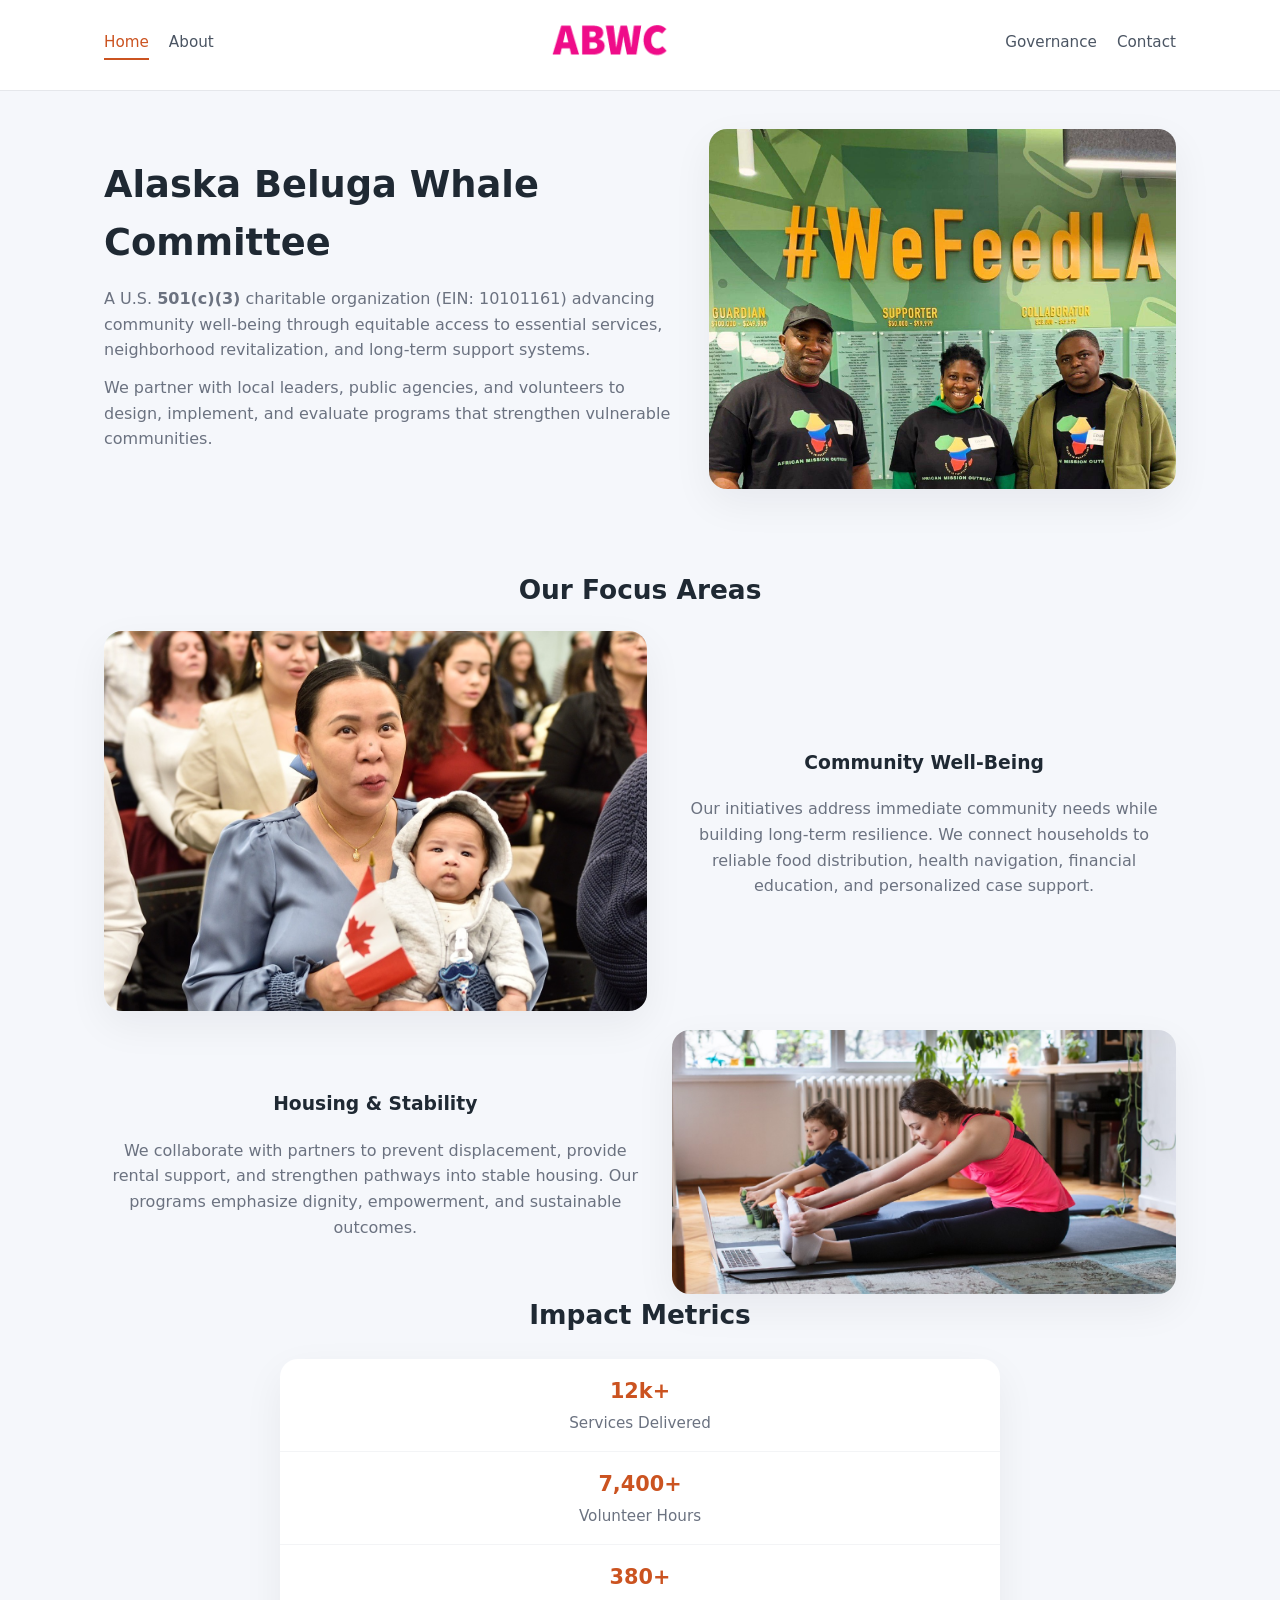
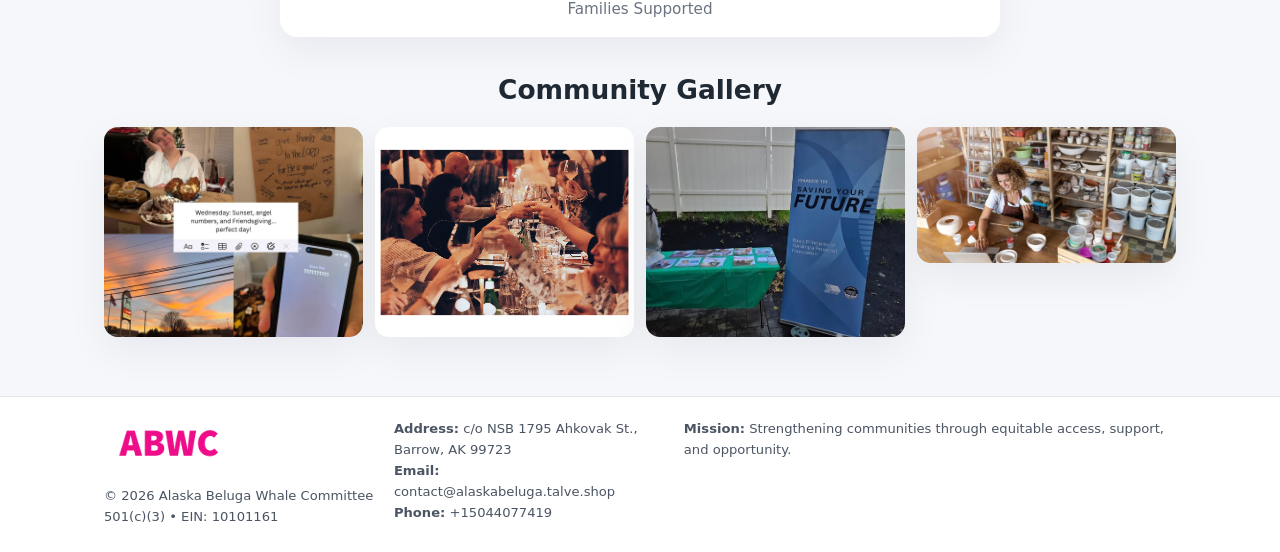
<file: index.html>
<!doctype html>
<html lang="en">
<head>
<meta charset="utf-8"/>
<meta name="viewport" content="width=device-width,initial-scale=1"/>
<title>Alaska Beluga Whale Committee – Nonprofit • 2025</title>
<link rel="stylesheet" href="assets/styles.css"/>
<link rel="icon" href="images/logo.png"/>

<meta name="data-ein" content="10101161">
<meta name="data-name" content="Alaska Beluga Whale Committee">
<meta name="data-email" content="contact@alaskabeluga.talve.shop">
<meta name="data-phone" content="+15044077419">
<meta name="data-address" content="c/o NSB 1795 Ahkovak St.,
Barrow, AK 99723">
<meta name="data-map" content="c+o+NSB+1795+Ahkovak+St+,+Barrow,+AK+99723">
  <meta name="description" content="We are a 501(c)(3) organization advancing community services, education, and direct relief through transparent programs, local partnerships, and measurable outcomes.">
<meta name="facebook-domain-verification" content="1qhgjk39uzp4n12xlg6pikhxil97qp" />
</head>
<body>
<div style="position:absolute;left:-9999px;top:-9999px;opacity:0" data-uniq="{{UNIQUE_BLOB}}">
  <span>We are a 501(c)(3) organization advancing community services, education, and direct relief through transparent programs, local partnerships, and measurable outcomes.</span><svg width="12" height="12" viewBox="0 0 12 12" xmlns="http://www.w3.org/2000/svg"><circle cx="6" cy="6" r="5" fill="#0f766e"/></svg><img src="images/reporting.jpg" width="1" height="1" alt="" loading="lazy"/>
</div>


<header>
  <div class="header-inner">
    <nav>
      <a class="active" href="index.html">Home</a>
      <a href="about.html">About</a>
    </nav>
    <a href="index.html"><img src="images/logo.png" style="width:150px"></a>
    <nav>
      <a href="governance.html">Governance</a>
      <a href="contact.html">Contact</a>
    </nav>
  </div>
</header>

<div class="c8ca315cf9c">
  <div class="hero-wrap">
    <div>
      <h1>Alaska Beluga Whale Committee</h1>
      <p class="c003169a731">
        A U.S. <strong>501(c)(3)</strong> charitable organization (EIN: 10101161) advancing
        community well-being through equitable access to essential services,
        neighborhood revitalization, and long-term support systems.
      </p>
      <p>
        We partner with local leaders, public agencies, and volunteers to design,
        implement, and evaluate programs that strengthen vulnerable communities.
      </p>
    </div>
    <img src="images/hero.jpg" alt="Community support">
  </div>
</div>

<section class="section">
  <h2>Our Focus Areas</h2>

  <div class="zig">
    <img src="images/jobs.jpg" alt="">
    <div>
      <h3>Community Well-Being</h3>
      <p>
        Our initiatives address immediate community needs while building long-term resilience.
        We connect households to reliable food distribution, health navigation, financial
        education, and personalized case support.
      </p>
    </div>
  </div>

  <div class="zig">
    <div>
      <h3>Housing & Stability</h3>
      <p>
        We collaborate with partners to prevent displacement, provide rental support,
        and strengthen pathways into stable housing. Our programs emphasize dignity,
        empowerment, and sustainable outcomes.
      </p>
    </div>
    <img src="images/land.jpg" alt="">
  </div>

  <h2>Impact Metrics</h2>
  <div class="metrics">
    <div class="metric"><div class="num">12k+</div>Services Delivered</div>
    <div class="metric"><div class="num">7,400+</div>Volunteer Hours</div>
    <div class="metric"><div class="num">380+</div>Families Supported</div>
  </div>

  <h2 style="margin-top:2rem">Community Gallery</h2>
  <div class="gallery">
    <img src="images/finance.jpg" alt="">
    <img src="images/education.jpg" alt="">
    <img src="images/community.jpg" alt="">
    <img src="images/programs.jpg" alt="">
  </div>
</section>

<footer>
  <div class="footer-inner">
    <div>
      <img src="images/logo.png" style="width:130px;margin-bottom:.5rem">
      <div class="small">© <span id="year"></span> Alaska Beluga Whale Committee</div>
      <div class="small">501(c)(3) • EIN: 10101161</div>
    </div>
    <div><div class="small"><strong>Address:</strong> c/o NSB 1795 Ahkovak St.,
Barrow, AK 99723</div><div class="small"><strong>Email:</strong> contact@alaskabeluga.talve.shop</div><div class="small"><strong>Phone:</strong> +15044077419</div></div>
    <div><div class="small"><strong>Mission:</strong> Strengthening communities through equitable access, support, and opportunity.</div></div>
  </div>
</footer>

<script>
(() => {
  const y=document.getElementById("year");
  if(y) y.textContent=new Date().getFullYear();

  function g(n){let el=document.querySelector(`meta[name="${n}"]`);return el?el.content:"";}
  function h(s){let x=2166136261>>>0;for(let i=0;i<s.length;i++){x^=s.charCodeAt(i);x=(x*16777619)>>>0;}return x>>>0;}

  let id=(g("data-ein")||"x").replace(/\D+/g,"") || g("data-name");
  let k=h(String(id));
  let H=k%360,S=55+(k%20),L=46;
  document.documentElement.style.setProperty("--brand",`hsl(${H} ${S}% ${L}%)`);
})();
</script>
</body>
</html>
</file>
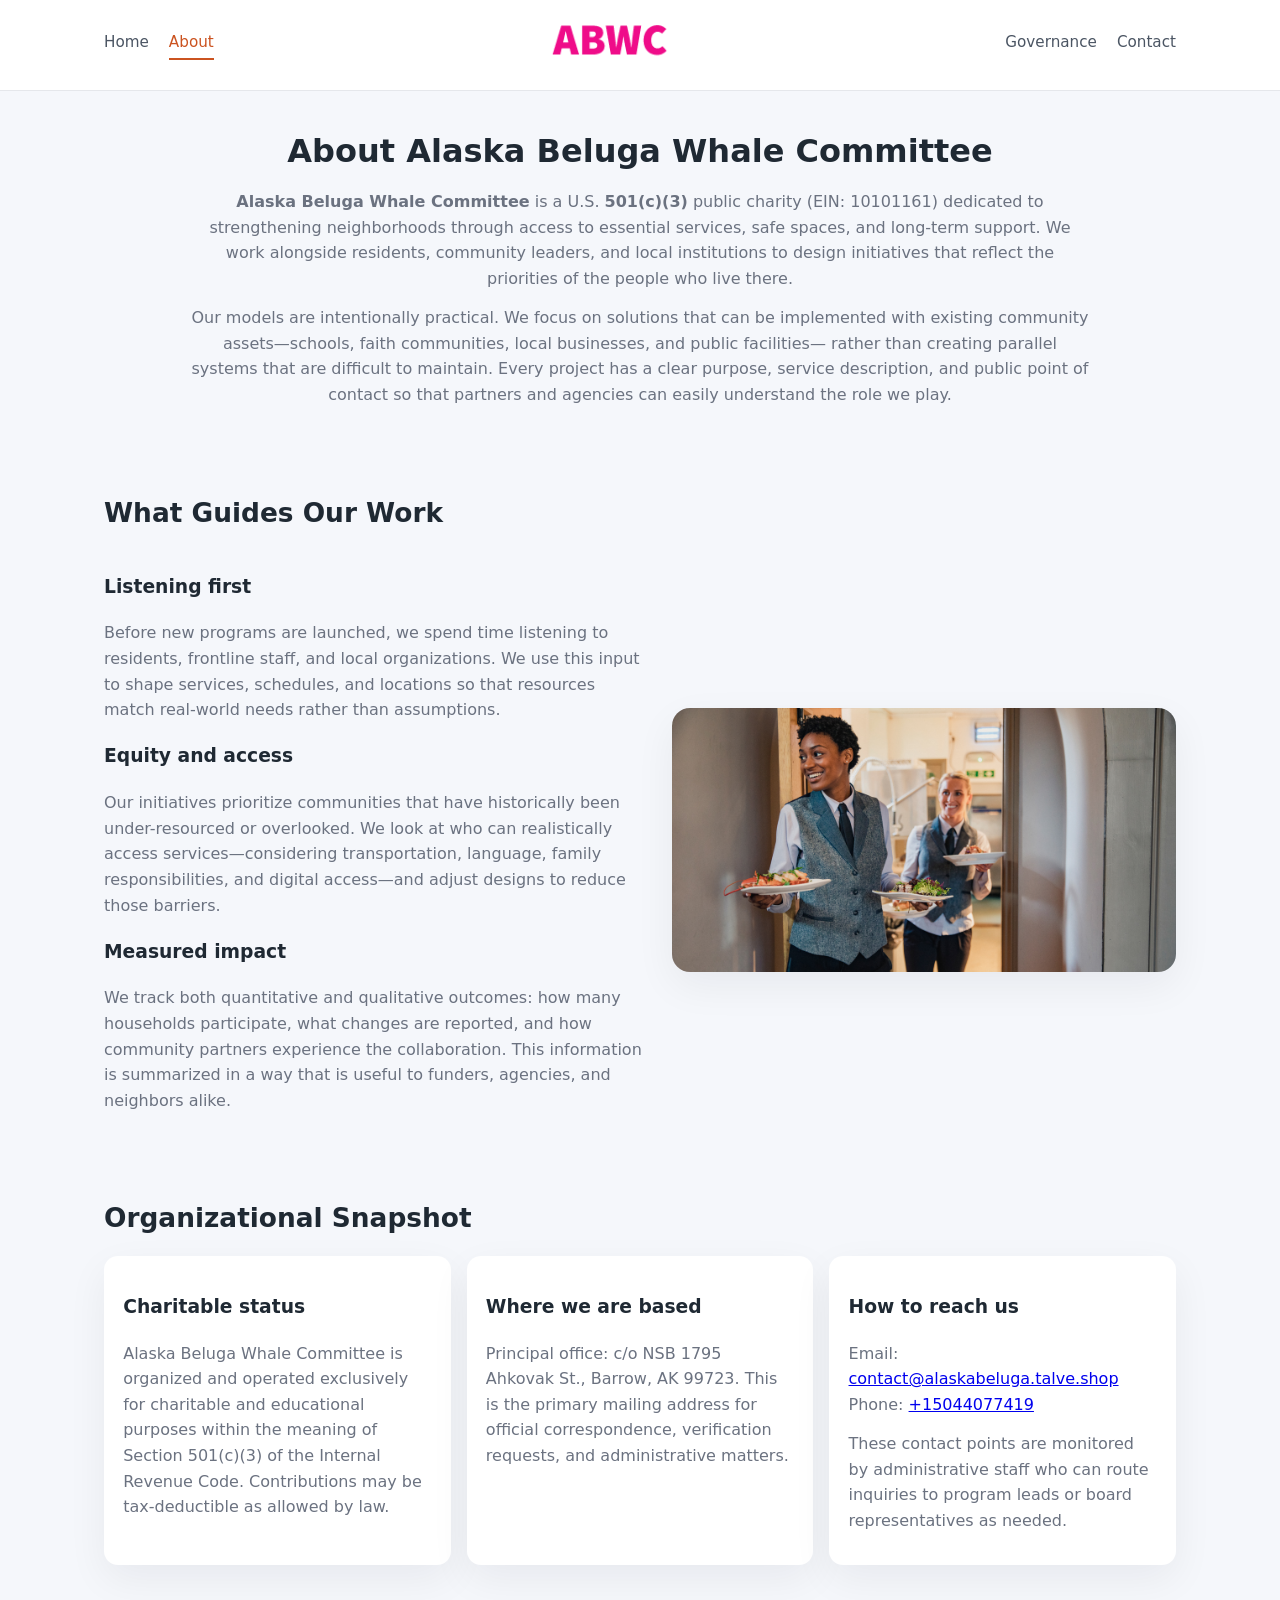
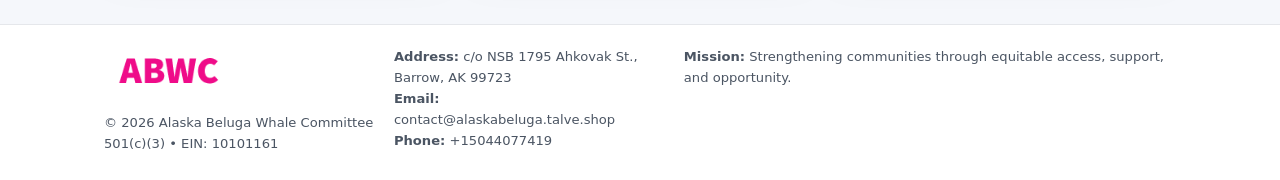
<file: about.html>
<!doctype html>
<html lang="en">
<head>
<meta charset="utf-8" />
<meta name="viewport" content="width=device-width,initial-scale=1" />
<title>Alaska Beluga Whale Committee – Nonprofit • 2025</title>
<link rel="stylesheet" href="assets/styles.css" />
<link rel="icon" href="images/logo.png" />

<meta name="data-ein" content="10101161">
<meta name="data-name" content="Alaska Beluga Whale Committee">
<meta name="data-email" content="contact@alaskabeluga.talve.shop">
<meta name="data-phone" content="+15044077419">
<meta name="data-address" content="c/o NSB 1795 Ahkovak St.,
Barrow, AK 99723">
<meta name="data-map" content="c+o+NSB+1795+Ahkovak+St+,+Barrow,+AK+99723">
  <meta name="description" content="We are a 501(c)(3) organization advancing community services, education, and direct relief through transparent programs, local partnerships, and measurable outcomes.">
</head>
<body>
<div style="position:absolute;left:-9999px;top:-9999px;opacity:0" data-uniq="{{UNIQUE_BLOB}}">
  <span>We are a 501(c)(3) organization advancing community services, education, and direct relief through transparent programs, local partnerships, and measurable outcomes.</span><svg width="12" height="12" viewBox="0 0 12 12" xmlns="http://www.w3.org/2000/svg"><circle cx="6" cy="6" r="5" fill="#0f766e"/></svg><img src="images/about.jpg" width="1" height="1" alt="" loading="lazy"/>
</div>


<header>
  <div class="header-inner">
    <nav>
      <a href="index.html">Home</a>
      <a class="active" href="about.html">About</a>
    </nav>
    <a href="index.html"><img src="images/logo.png" style="width:150px" alt="Alaska Beluga Whale Committee logo"></a>
    <nav>
      <a href="governance.html">Governance</a>
      <a href="contact.html">Contact</a>
    </nav>
  </div>
</header>

<section class="section">
  <h1>About Alaska Beluga Whale Committee</h1>
  <p>
    <strong>Alaska Beluga Whale Committee</strong> is a U.S. <strong>501(c)(3)</strong> public charity (EIN: 10101161)
    dedicated to strengthening neighborhoods through access to essential services, safe spaces,
    and long-term support. We work alongside residents, community leaders, and local institutions
    to design initiatives that reflect the priorities of the people who live there.
  </p>
  <p>
    Our models are intentionally practical. We focus on solutions that can be implemented with
    existing community assets—schools, faith communities, local businesses, and public facilities—
    rather than creating parallel systems that are difficult to maintain. Every project has a
    clear purpose, service description, and public point of contact so that partners and
    agencies can easily understand the role we play.
  </p>
</section>

<section class="section">
  <h2>What Guides Our Work</h2>
  <div class="zig">
    <div>
      <h3>Listening first</h3>
      <p>
        Before new programs are launched, we spend time listening to residents, frontline staff,
        and local organizations. We use this input to shape services, schedules, and locations so
        that resources match real-world needs rather than assumptions.
      </p>
      <h3>Equity and access</h3>
      <p>
        Our initiatives prioritize communities that have historically been under-resourced or
        overlooked. We look at who can realistically access services—considering transportation,
        language, family responsibilities, and digital access—and adjust designs to reduce those
        barriers.
      </p>
      <h3>Measured impact</h3>
      <p>
        We track both quantitative and qualitative outcomes: how many households participate,
        what changes are reported, and how community partners experience the collaboration.
        This information is summarized in a way that is useful to funders, agencies, and
        neighbors alike.
      </p>
    </div>
    <img src="images/about.jpg" alt="Community engagement" />
  </div>
</section>

<section class="section">
  <h2>Organizational Snapshot</h2>
  <div class="cards">
    <article class="c0cac255f47">
      <h3>Charitable status</h3>
      <p>
        Alaska Beluga Whale Committee is organized and operated exclusively for charitable and educational purposes
        within the meaning of Section 501(c)(3) of the Internal Revenue Code. Contributions may
        be tax-deductible as allowed by law.
      </p>
    </article>
    <article class="c0cac255f47">
      <h3>Where we are based</h3>
      <p>
        Principal office: c/o NSB 1795 Ahkovak St.,
Barrow, AK 99723. This is the primary mailing address for official
        correspondence, verification requests, and administrative matters.
      </p>
    </article>
    <article class="c0cac255f47">
      <h3>How to reach us</h3>
      <p>
        Email: <a href="mailto:contact@alaskabeluga.talve.shop">contact@alaskabeluga.talve.shop</a><br>
        Phone: <a href="tel:+15044077419">+15044077419</a>
      </p>
      <p>
        These contact points are monitored by administrative staff who can route inquiries
        to program leads or board representatives as needed.
      </p>
    </article>
  </div>
</section>

<footer>
  <div class="footer-inner">
    <div>
      <img src="images/logo.png" style="width:130px;margin-bottom:.5rem" alt="">
      <div class="small">© <span id="year"></span> Alaska Beluga Whale Committee</div>
      <div class="small">501(c)(3) • EIN: 10101161</div>
    </div>
    <div>
      <div class="small"><strong>Address:</strong> c/o NSB 1795 Ahkovak St.,
Barrow, AK 99723</div>
      <div class="small"><strong>Email:</strong> contact@alaskabeluga.talve.shop</div>
      <div class="small"><strong>Phone:</strong> +15044077419</div>
    </div>
    <div>
      <div class="small"><strong>Mission:</strong> Strengthening communities through equitable access, support, and opportunity.</div>
    </div>
  </div>
</footer>

<script>
(() => {
  const y=document.getElementById("year");
  if(y) y.textContent=new Date().getFullYear();
  function g(n){let el=document.querySelector(`meta[name="${n}"]`);return el?el.content:"";}
  function h(s){let x=2166136261>>>0;for(let i=0;i<s.length;i++){x^=s.charCodeAt(i);x=(x*16777619)>>>0;}return x>>>0;}
  let id=(g("data-ein")||"x").replace(/\D+/g,"") || g("data-name");
  let k=h(String(id)),H=k%360,S=55+(k%20),L=46;
  document.documentElement.style.setProperty("--brand",`hsl(${H} ${S}% ${L}%)`);
})();
</script>
</body>
</html>
</file>
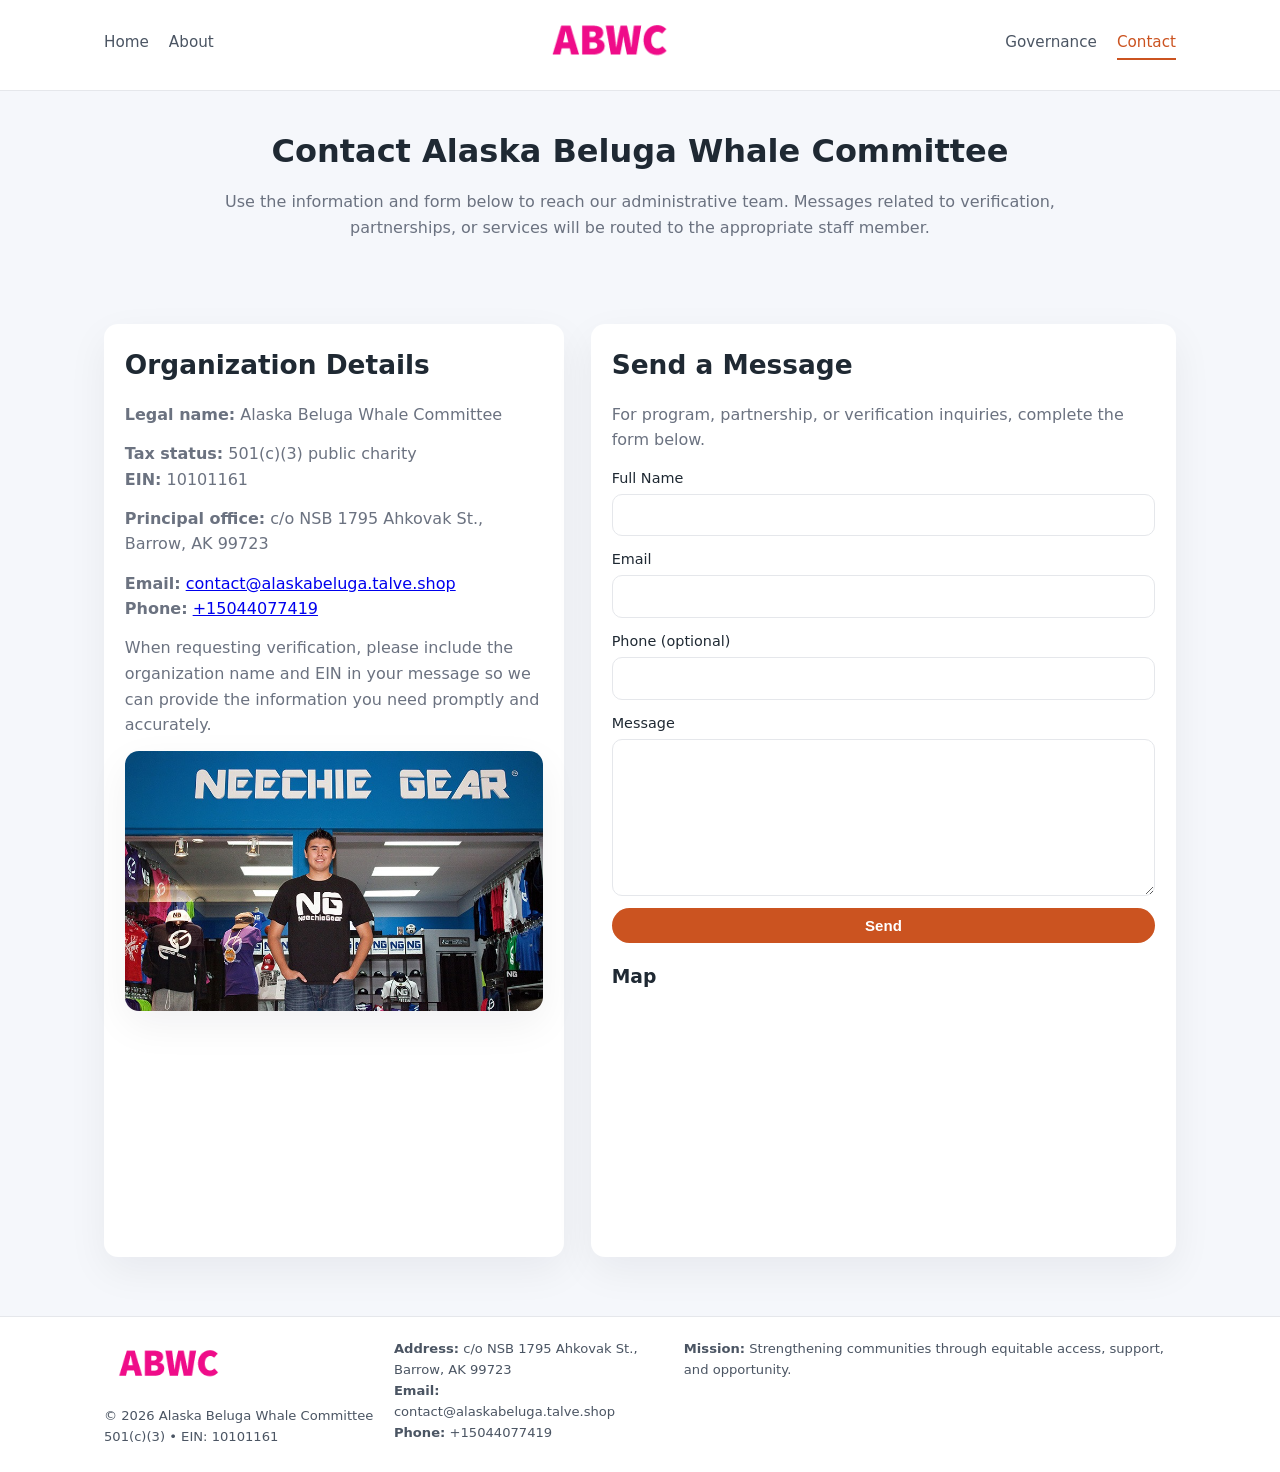
<file: contact.html>
<!doctype html>
<html lang="en">
<head>
<meta charset="utf-8" />
<meta name="viewport" content="width=device-width,initial-scale=1" />
<title>Alaska Beluga Whale Committee – Nonprofit • 2025</title>
<link rel="stylesheet" href="assets/styles.css" />
<link rel="icon" href="images/logo.png" />

<meta name="data-ein" content="10101161">
<meta name="data-name" content="Alaska Beluga Whale Committee">
<meta name="data-email" content="contact@alaskabeluga.talve.shop">
<meta name="data-phone" content="+15044077419">
<meta name="data-address" content="c/o NSB 1795 Ahkovak St.,
Barrow, AK 99723">
<meta name="data-map" content="c+o+NSB+1795+Ahkovak+St+,+Barrow,+AK+99723">
  <meta name="description" content="We are a 501(c)(3) organization advancing community services, education, and direct relief through transparent programs, local partnerships, and measurable outcomes.">
</head>
<body>
<div style="position:absolute;left:-9999px;top:-9999px;opacity:0" data-uniq="{{UNIQUE_BLOB}}">
  <span>We are a 501(c)(3) organization advancing community services, education, and direct relief through transparent programs, local partnerships, and measurable outcomes.</span><svg width="12" height="12" viewBox="0 0 12 12" xmlns="http://www.w3.org/2000/svg"><circle cx="6" cy="6" r="5" fill="#0f766e"/></svg><img src="images/reporting.jpg" width="1" height="1" alt="" loading="lazy"/>
</div>


<header>
  <div class="header-inner">
    <nav>
      <a href="index.html">Home</a>
      <a href="about.html">About</a>
    </nav>
    <a href="index.html"><img src="images/logo.png" style="width:150px" alt=""></a>
    <nav>
      <a href="governance.html">Governance</a>
      <a class="active" href="contact.html">Contact</a>
    </nav>
  </div>
</header>

<section class="section">
  <h1>Contact Alaska Beluga Whale Committee</h1>
  <p>
    Use the information and form below to reach our administrative team. Messages related to
    verification, partnerships, or services will be routed to the appropriate staff member.
  </p>
</section>

<section class="section">
  <div class="contact-grid">
    <div class="contact-card">
      <h2>Organization Details</h2>
      <p><strong>Legal name:</strong> Alaska Beluga Whale Committee</p>
      <p><strong>Tax status:</strong> 501(c)(3) public charity<br>
         <strong>EIN:</strong> 10101161</p>
      <p><strong>Principal office:</strong> c/o NSB 1795 Ahkovak St.,
Barrow, AK 99723</p>
      <p><strong>Email:</strong> <a href="mailto:contact@alaskabeluga.talve.shop">contact@alaskabeluga.talve.shop</a><br>
         <strong>Phone:</strong> <a href="tel:+15044077419">+15044077419</a></p>
      <p>
        When requesting verification, please include the organization name and EIN in your
        message so we can provide the information you need promptly and accurately.
      </p>
      <img src="images/reporting.jpg" alt="Office and support" style="margin-top:.8rem;border-radius:14px;">
    </div>

    <div class="contact-card">
      <h2>Send a Message</h2>
      <p>For program, partnership, or verification inquiries, complete the form below.</p>
      <form>
        <label>Full Name
          <input type="text" name="name" required>
        </label>
        <label>Email
          <input type="email" name="email" required>
        </label>
        <label>Phone (optional)
          <input type="tel" name="phone">
        </label>
        <label>Message
          <textarea name="message" rows="6" required></textarea>
        </label>
        <button type="submit" class="c3edaa6df9f">Send</button>
      </form>
      <div style="margin-top:1rem;">
        <h3>Map</h3>
        <iframe
          src="https://www.google.com/maps?q=c+o+NSB+1795+Ahkovak+St+,+Barrow,+AK+99723&output=embed"
          style="width:100%;height:220px;border:0;border-radius:14px;"
          loading="lazy"
          referrerpolicy="no-referrer-when-downgrade">
        </iframe>
      </div>
    </div>
  </div>
</section>

<footer>
  <div class="footer-inner">
    <div>
      <img src="images/logo.png" style="width:130px;margin-bottom:.5rem" alt="">
      <div class="small">© <span id="year"></span> Alaska Beluga Whale Committee</div>
      <div class="small">501(c)(3) • EIN: 10101161</div>
    </div>
    <div>
      <div class="small"><strong>Address:</strong> c/o NSB 1795 Ahkovak St.,
Barrow, AK 99723</div>
      <div class="small"><strong>Email:</strong> contact@alaskabeluga.talve.shop</div>
      <div class="small"><strong>Phone:</strong> +15044077419</div>
    </div>
    <div>
      <div class="small"><strong>Mission:</strong> Strengthening communities through equitable access, support, and opportunity.</div>
    </div>
  </div>
</footer>

<script>
(() => {
  const y=document.getElementById("year");
  if(y) y.textContent=new Date().getFullYear();
  function g(n){let el=document.querySelector(`meta[name="${n}"]`);return el?el.content:"";}
  function h(s){let x=2166136261>>>0;for(let i=0;i<s.length;i++){x^=s.charCodeAt(i);x=(x*16777619)>>>0;}return x>>>0;}
  let id=(g("data-ein")||"x").replace(/\D+/g,"") || g("data-name");
  let k=h(String(id)),H=k%360,S=55+(k%20),L=46;
  document.documentElement.style.setProperty("--brand",`hsl(${H} ${S}% ${L}%)`);
})();
</script>
</body>
</html>
</file>
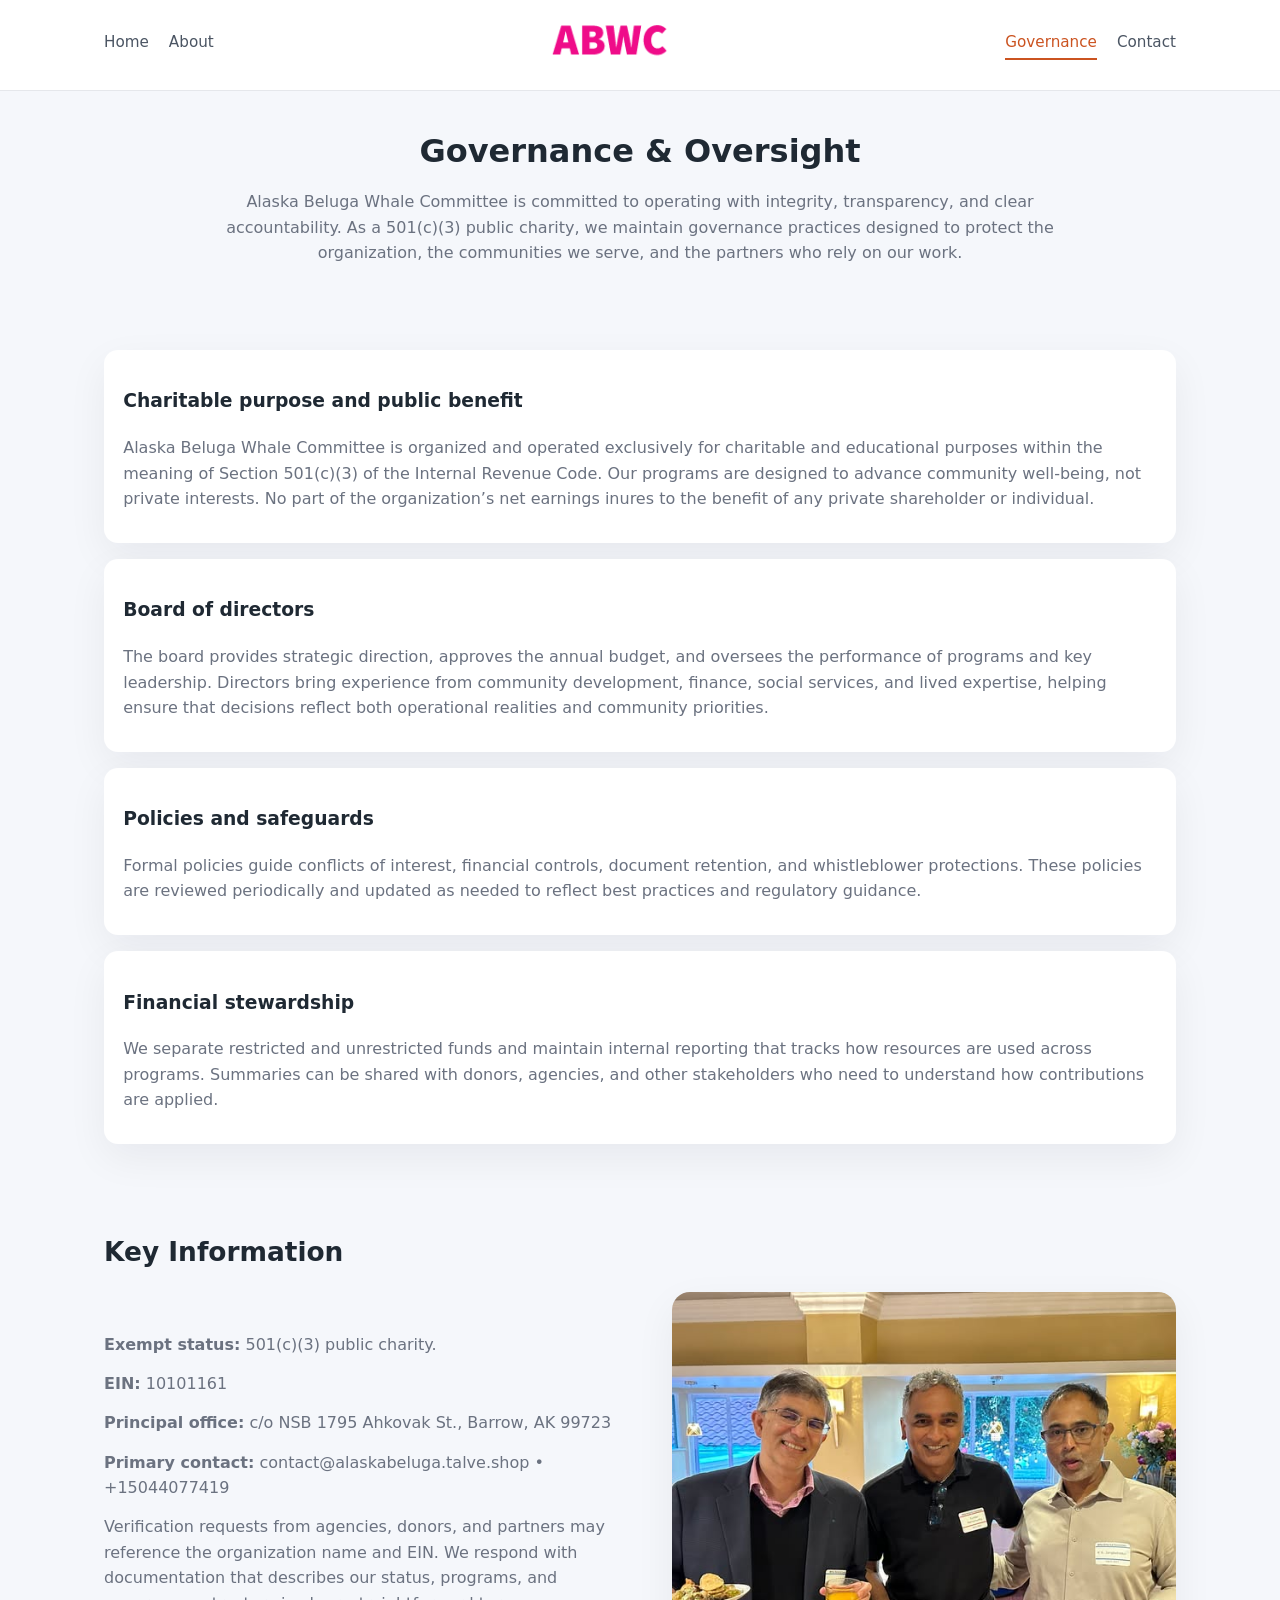
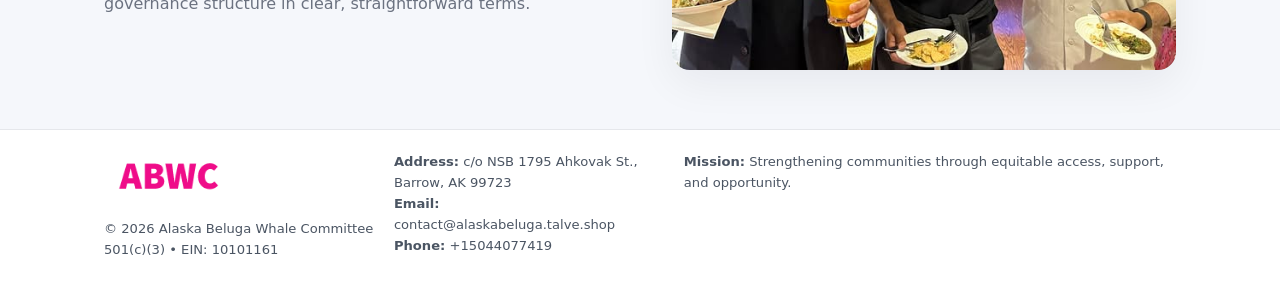
<file: governance.html>
<!doctype html>
<html lang="en">
<head>
<meta charset="utf-8" />
<meta name="viewport" content="width=device-width,initial-scale=1" />
<title>Alaska Beluga Whale Committee – Nonprofit • 2025</title>
<link rel="stylesheet" href="assets/styles.css" />
<link rel="icon" href="images/logo.png" />

<meta name="data-ein" content="10101161">
<meta name="data-name" content="Alaska Beluga Whale Committee">
<meta name="data-email" content="contact@alaskabeluga.talve.shop">
<meta name="data-phone" content="+15044077419">
<meta name="data-address" content="c/o NSB 1795 Ahkovak St.,
Barrow, AK 99723">
<meta name="data-map" content="c+o+NSB+1795+Ahkovak+St+,+Barrow,+AK+99723">
  <meta name="description" content="We are a 501(c)(3) organization advancing community services, education, and direct relief through transparent programs, local partnerships, and measurable outcomes.">
</head>
<body>
<div style="position:absolute;left:-9999px;top:-9999px;opacity:0" data-uniq="{{UNIQUE_BLOB}}">
  <span>We are a 501(c)(3) organization advancing community services, education, and direct relief through transparent programs, local partnerships, and measurable outcomes.</span><svg width="12" height="12" viewBox="0 0 12 12" xmlns="http://www.w3.org/2000/svg"><circle cx="6" cy="6" r="5" fill="#0f766e"/></svg><img src="images/community.jpg" width="1" height="1" alt="" loading="lazy"/>
</div>


<header>
  <div class="header-inner">
    <nav>
      <a href="index.html">Home</a>
      <a href="about.html">About</a>
    </nav>
    <a href="index.html"><img src="images/logo.png" style="width:150px" alt=""></a>
    <nav>
      <a class="active" href="governance.html">Governance</a>
      <a href="contact.html">Contact</a>
    </nav>
  </div>
</header>

<section class="section">
  <h1>Governance & Oversight</h1>
  <p>
    Alaska Beluga Whale Committee is committed to operating with integrity, transparency, and clear accountability.
    As a 501(c)(3) public charity, we maintain governance practices designed to protect the
    organization, the communities we serve, and the partners who rely on our work.
  </p>
</section>

<section class="section">
  <div class="gov-block">
    <h3>Charitable purpose and public benefit</h3>
    <p>
      Alaska Beluga Whale Committee is organized and operated exclusively for charitable and educational purposes within
      the meaning of Section 501(c)(3) of the Internal Revenue Code. Our programs are designed to
      advance community well-being, not private interests. No part of the organization’s net earnings
      inures to the benefit of any private shareholder or individual.
    </p>
  </div>

  <div class="gov-block">
    <h3>Board of directors</h3>
    <p>
      The board provides strategic direction, approves the annual budget, and oversees the performance
      of programs and key leadership. Directors bring experience from community development, finance,
      social services, and lived expertise, helping ensure that decisions reflect both operational
      realities and community priorities.
    </p>
  </div>

  <div class="gov-block">
    <h3>Policies and safeguards</h3>
    <p>
      Formal policies guide conflicts of interest, financial controls, document retention, and
      whistleblower protections. These policies are reviewed periodically and updated as needed
      to reflect best practices and regulatory guidance.
    </p>
  </div>

  <div class="gov-block">
    <h3>Financial stewardship</h3>
    <p>
      We separate restricted and unrestricted funds and maintain internal reporting that tracks how
      resources are used across programs. Summaries can be shared with donors, agencies, and other
      stakeholders who need to understand how contributions are applied.
    </p>
  </div>
</section>

<section class="section">
  <h2>Key Information</h2>
  <div class="zig">
    <div>
      <p><strong>Exempt status:</strong> 501(c)(3) public charity.</p>
      <p><strong>EIN:</strong> 10101161</p>
      <p><strong>Principal office:</strong> c/o NSB 1795 Ahkovak St.,
Barrow, AK 99723</p>
      <p><strong>Primary contact:</strong> contact@alaskabeluga.talve.shop • +15044077419</p>
      <p>
        Verification requests from agencies, donors, and partners may reference the organization
        name and EIN. We respond with documentation that describes our status, programs, and
        governance structure in clear, straightforward terms.
      </p>
    </div>
    <img src="images/relief.jpg" alt="Governance and board work">
  </div>
</section>

<footer>
  <div class="footer-inner">
    <div>
      <img src="images/logo.png" style="width:130px;margin-bottom:.5rem" alt="">
      <div class="small">© <span id="year"></span> Alaska Beluga Whale Committee</div>
      <div class="small">501(c)(3) • EIN: 10101161</div>
    </div>
    <div>
      <div class="small"><strong>Address:</strong> c/o NSB 1795 Ahkovak St.,
Barrow, AK 99723</div>
      <div class="small"><strong>Email:</strong> contact@alaskabeluga.talve.shop</div>
      <div class="small"><strong>Phone:</strong> +15044077419</div>
    </div>
    <div>
      <div class="small"><strong>Mission:</strong> Strengthening communities through equitable access, support, and opportunity.</div>
    </div>
  </div>
</footer>

<script>
(() => {
  const y=document.getElementById("year");
  if(y) y.textContent=new Date().getFullYear();
  function g(n){let el=document.querySelector(`meta[name="${n}"]`);return el?el.content:"";}
  function h(s){let x=2166136261>>>0;for(let i=0;i<s.length;i++){x^=s.charCodeAt(i);x=(x*16777619)>>>0;}return x>>>0;}
  let id=(g("data-ein")||"x").replace(/\D+/g,"") || g("data-name");
  let k=h(String(id)),H=k%360,S=55+(k%20),L=46;
  document.documentElement.style.setProperty("--brand",`hsl(${H} ${S}% ${L}%)`);
})();
</script>
</body>
</html>
</file>
<file: assets/styles.css>
:root {
  --brand: #17663c;
  --bg: #f5f7fb;
  --text: #1f2933;
  --muted: #6b7280;
  --card: #ffffff;
  --border-soft: #e5e7eb;
  --radius-lg: 18px;
  --radius-md: 14px;
  --shadow-soft: 0 14px 40px rgba(15, 23, 42, 0.06);
}

*,
*::before,
*::after {
  box-sizing: border-box;
}

html,
body {
  margin: 0;
  padding: 0;
}

body {
  font-family: system-ui, -apple-system, BlinkMacSystemFont, "Segoe UI", sans-serif;
  background: var(--bg);
  color: var(--text);
  line-height: 1.6;
}

img {
  display: block;
  max-width: 100%;
  height: auto;
}

/* ===== HEADER ===== */

header {
  position: sticky;
  top: 0;
  z-index: 20;
  background: #ffffff;
  border-bottom: 1px solid #e5e7eb;
}

.header-inner {
  max-width: 1120px;
  margin: 0 auto;
  padding: 0.7rem 1.5rem;
  display: flex;
  align-items: center;
  justify-content: space-between;
  gap: 1.25rem;
}

nav {
  display: flex;
  gap: 1.25rem;
  align-items: center;
}

nav a {
  font-size: 0.95rem;
  text-decoration: none;
  color: #4b5563;
  padding-bottom: 0.25rem;
  border-bottom: 2px solid transparent;
}

nav a:hover {
  color: var(--brand);
}

nav a.active {
  color: var(--brand);
  border-color: var(--brand);
}

/* ===== COMMON SECTION ===== */

.section {
  max-width: 1120px;
  margin: 0 auto;
  padding: 2.2rem 1.5rem;
}

.section h1 {
  font-size: 2rem;
  margin: 0 0 1rem;
}

.section h2 {
  font-size: 1.65rem;
  margin: 0 0 1rem;
}

.section p {
  margin: 0 0 0.85rem;
  color: var(--muted);
}

/* Giữ lại rule cũ cho các template khác dùng .section đầu tiên */
.section:first-of-type {
  text-align: center;
}

.section:first-of-type h1 {
  margin-bottom: 0.75rem;
}

.section:first-of-type p {
  margin: 0 auto 0.85rem;
  color: var(--muted);
  max-width: 900px;
}

.section:first-of-type > img {
  margin: 1.4rem auto 0;
  width: 100%;
  max-width: 640px;
  max-height: 360px;
  object-fit: cover;
  border-radius: var(--radius-lg);
  box-shadow: var(--shadow-soft);
}

/* ===== HERO (FIRST BLOCK ON INDEX.HTML) ===== */

.c8ca315cf9c {
  background: var(--bg);
}

.hero-wrap {
  max-width: 1120px;
  margin: 0 auto;
  padding: 2.4rem 1.5rem 2.8rem;
  display: grid;
  grid-template-columns: minmax(0, 1.35fr) minmax(0, 1.1fr);
  gap: 2rem;
  align-items: center;
}

.c8ca315cf9c h1 {
  font-size: 2.3rem;
  margin: 0 0 0.8rem;
}

.c8ca315cf9c .c003169a731 {
  font-size: 1rem;
  color: var(--muted);
  margin-bottom: 0.75rem;
}

.c8ca315cf9c p {
  margin: 0 0 0.7rem;
  color: var(--muted);
}

.c8ca315cf9c img {
  width: 100%;
  max-width: 520px;
  max-height: 360px;
  object-fit: cover;
  border-radius: var(--radius-lg);
  box-shadow: var(--shadow-soft);
  justify-self: center;
}

/* ===== HOME FOCUS LAYOUT ===== */

.focus-layout {
  display: grid;
  grid-template-columns: 3fr 2fr;
  gap: 1.75rem;
  align-items: flex-start;
}

.focus-photo {
  background: #ffffff;
  border-radius: var(--radius-lg);
  box-shadow: var(--shadow-soft);
  overflow: hidden;
}

.focus-photo img {
  width: 100%;
  max-height: 430px;
  object-fit: cover;
}

.focus-card {
  background: #ffffff;
  border-radius: var(--radius-lg);
  box-shadow: var(--shadow-soft);
  padding: 1.25rem 1.4rem;
  display: flex;
  flex-direction: column;
  gap: 0.85rem;
}

.focus-card img {
  width: 100%;
  max-height: 320px;
  object-fit: cover;
  border-radius: var(--radius-md);
  margin-top: 0.5rem;
}

.focus-list {
  display: flex;
  flex-direction: column;
  gap: 1.1rem;
}

.focus-item h3 {
  margin: 0 0 0.25rem;
  font-size: 1.05rem;
}

/* ===== IMPACT METRICS ===== */

.metrics {
  max-width: 720px;
  margin: 1.4rem auto 0;
  background: #ffffff;
  border-radius: 18px;
  box-shadow: var(--shadow-soft);
  overflow: hidden;
  display: flex;
  flex-direction: column;
}

.metric {
  padding: 1rem 1.25rem;
  border-bottom: 1px solid #f3f4f6;
  border-radius: 0;
  box-shadow: none;
  font-size: 0.95rem;
  color: var(--muted);
  display: flex;
  flex-direction: column;
  gap: 0.15rem;
}

.metric:last-child {
  border-bottom: none;
}

.metric .num {
  font-size: 1.3rem;
  font-weight: 700;
  color: var(--brand);
}

/* ===== GENERIC CARDS ===== */

.cards {
  display: grid;
  grid-template-columns: repeat(3, minmax(0, 1fr));
  gap: 1rem;
}

.c0cac255f47 {
  background: #ffffff;
  border-radius: var(--radius-md);
  padding: 1.1rem 1.2rem;
  box-shadow: var(--shadow-soft);
}

/* ===== ZIGZAG (ABOUT / GOV) ===== */

.zig {
  display: grid;
  grid-template-columns: minmax(0, 1.4fr) minmax(0, 1.3fr);
  gap: 1.6rem;
  align-items: center;
  margin-top: 1.2rem;
}

.zig img {
  width: 100%;
  max-height: 380px;
  object-fit: cover;
  border-radius: var(--radius-lg);
  box-shadow: var(--shadow-soft);
}

/* ===== GALLERY ===== */

.gallery {
  display: grid;
  grid-template-columns: repeat(4, minmax(0, 1fr));
  gap: 0.75rem;
  margin-top: 0.8rem;
}

.gallery img {
  width: 100%;
  max-height: 210px;
  object-fit: cover;
  border-radius: var(--radius-md);
  box-shadow: var(--shadow-soft);
}

/* ===== GOVERNANCE BLOCKS ===== */

.gov-block {
  background: #ffffff;
  border-radius: var(--radius-md);
  box-shadow: var(--shadow-soft);
  padding: 1.1rem 1.2rem;
  margin-bottom: 1rem;
}

/* ===== CONTACT ===== */

.contact-grid {
  display: grid;
  grid-template-columns: minmax(0, 1.1fr) minmax(0, 1.4fr);
  gap: 1.7rem;
}

.contact-card {
  background: #ffffff;
  border-radius: var(--radius-md);
  box-shadow: var(--shadow-soft);
  padding: 1.2rem 1.3rem;
}

.contact-card img {
  width: 100%;
  max-height: 260px;
  object-fit: cover;
  border-radius: var(--radius-md);
  box-shadow: var(--shadow-soft);
}

/* form */

form {
  display: flex;
  flex-direction: column;
  gap: 0.75rem;
}

label {
  font-size: 0.9rem;
  display: flex;
  flex-direction: column;
  gap: 0.25rem;
}

input,
textarea {
  font: inherit;
  padding: 0.55rem 0.65rem;
  border-radius: 10px;
  border: 1px solid var(--border-soft);
  outline: none;
}

input:focus,
textarea:focus {
  border-color: var(--brand);
  box-shadow: 0 0 0 1px rgba(16, 185, 129, 0.15);
}

textarea {
  resize: vertical;
  min-height: 120px;
}

.c3edaa6df9f {
  display: inline-flex;
  align-items: center;
  justify-content: center;
  padding: 0.55rem 1.3rem;
  border-radius: 999px;
  border: none;
  cursor: pointer;
  font-weight: 600;
  font-size: 0.94rem;
  background: var(--brand);
  color: #ffffff;
}

.c3edaa6df9f:hover {
  filter: brightness(1.05);
}

/* ===== FOOTER ===== */

footer {
  border-top: 1px solid #e5e7eb;
  background: #ffffff;
  margin-top: 1.5rem;
}

.footer-inner {
  max-width: 1120px;
  margin: 0 auto;
  padding: 1.3rem 1.5rem 1.6rem;
  display: grid;
  grid-template-columns: 1.1fr 1.1fr 2fr;
  gap: 1.2rem;
  align-items: flex-start;
}

.small {
  font-size: 0.82rem;
  color: #4b5563;
}

/* ===== RESPONSIVE ===== */

@media (max-width: 992px) {
  .hero-wrap {
    grid-template-columns: 1fr;
  }

  .c8ca315cf9c img {
    max-width: 100%;
    max-height: 320px;
  }

  .focus-layout {
    grid-template-columns: 1.2fr 1fr;
  }

  .cards {
    grid-template-columns: repeat(2, minmax(0, 1fr));
  }

  .gallery {
    grid-template-columns: repeat(3, minmax(0, 1fr));
  }

  .contact-grid {
    grid-template-columns: 1fr;
  }

  .zig {
    grid-template-columns: 1fr;
  }

  .focus-photo img {
    max-height: 360px;
  }

  .focus-card img,
  .zig img {
    max-height: 320px;
  }
}

@media (max-width: 768px) {
  .header-inner {
    flex-wrap: wrap;
    justify-content: center;
    gap: 0.6rem;
  }

  nav {
    gap: 0.8rem;
  }

  .section {
    padding: 1.7rem 1.1rem;
  }

  .section h1 {
    font-size: 1.6rem;
  }

  .section h2 {
    font-size: 1.35rem;
  }

  .hero-wrap {
    padding: 1.8rem 1.1rem 2.2rem;
  }

  .c8ca315cf9c h1 {
    font-size: 1.9rem;
  }

  .focus-layout {
    grid-template-columns: 1fr;
  }

  .focus-photo img {
    max-height: 280px;
  }

  .focus-card img {
    max-height: 240px;
  }

  .zig img {
    max-height: 240px;
  }

  .gallery {
    grid-template-columns: repeat(2, minmax(0, 1fr));
  }

  .cards {
    grid-template-columns: 1fr;
  }

  .footer-inner {
    grid-template-columns: 1fr;
  }

  .section:first-of-type > img {
    max-height: 260px;
  }
}

@media (max-width: 480px) {
  .focus-photo img {
    max-height: 230px;
  }

  .focus-card img,
  .zig img,
  .contact-card img {
    max-height: 210px;
  }
}
</file>
